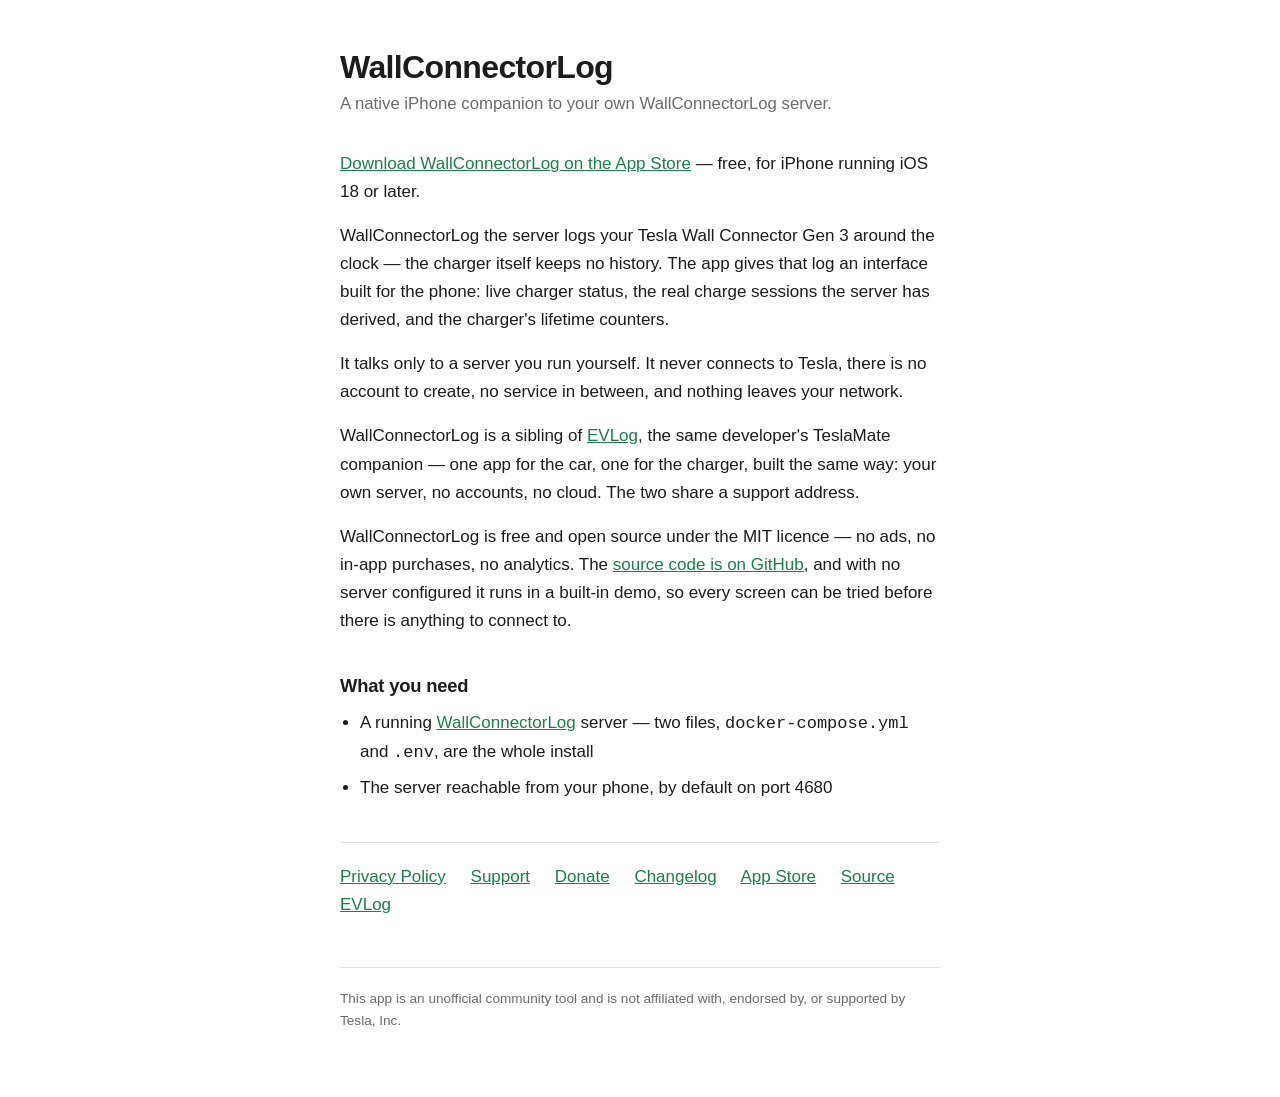
<file: index.html>
<!doctype html>
<html lang="en">
<head>
<meta charset="utf-8">
<meta name="viewport" content="width=device-width, initial-scale=1">
<title>WallConnectorLog</title>
<link rel="stylesheet" href="style.css">
</head>
<body>

<h1>WallConnectorLog</h1>
<p class="lede">A native iPhone companion to your own WallConnectorLog server.</p>

<p><a href="https://apps.apple.com/app/wallconnectorlog/id6807546205">Download WallConnectorLog on the App Store</a> —
free, for iPhone running iOS 18 or later.</p>

<p>WallConnectorLog the server logs your Tesla Wall Connector Gen 3 around the clock — the
charger itself keeps no history. The app gives that log an interface built for the phone: live
charger status, the real charge sessions the server has derived, and the charger's lifetime
counters.</p>

<p>It talks only to a server you run yourself. It never connects to Tesla, there is no account to
create, no service in between, and nothing leaves your network.</p>

<p>WallConnectorLog is a sibling of <a href="https://evlog.martinstockzell.se/">EVLog</a>,
the same developer's TeslaMate companion — one app for the car, one for the charger, built the
same way: your own server, no accounts, no cloud. The two share a support address.</p>

<p>WallConnectorLog is free and open source under the MIT licence — no ads, no in-app purchases,
no analytics. The <a href="https://github.com/mews-se/wallconnectorlog-ios">source code is on
GitHub</a>, and with no server configured it runs in a built-in demo, so every screen can be
tried before there is anything to connect to.</p>

<h2>What you need</h2>
<ul>
  <li>A running <a href="https://github.com/mews-se/wallconnectorlog">WallConnectorLog</a> server
      — two files, <code>docker-compose.yml</code> and <code>.env</code>, are the whole
      install</li>
  <li>The server reachable from your phone, by default on port 4680</li>
</ul>

<nav>
  <a href="privacy/">Privacy Policy</a>
  <a href="support/">Support</a>
  <a href="donate/">Donate</a>
  <a href="changelog/">Changelog</a>
  <a href="https://apps.apple.com/app/wallconnectorlog/id6807546205">App Store</a>
  <a href="https://github.com/mews-se/wallconnectorlog-ios">Source</a>
  <a href="https://evlog.martinstockzell.se/">EVLog</a>
</nav>

<footer>
This app is an unofficial community tool and is not affiliated with, endorsed by, or supported by
Tesla, Inc.
</footer>

</body>
</html>
</file>
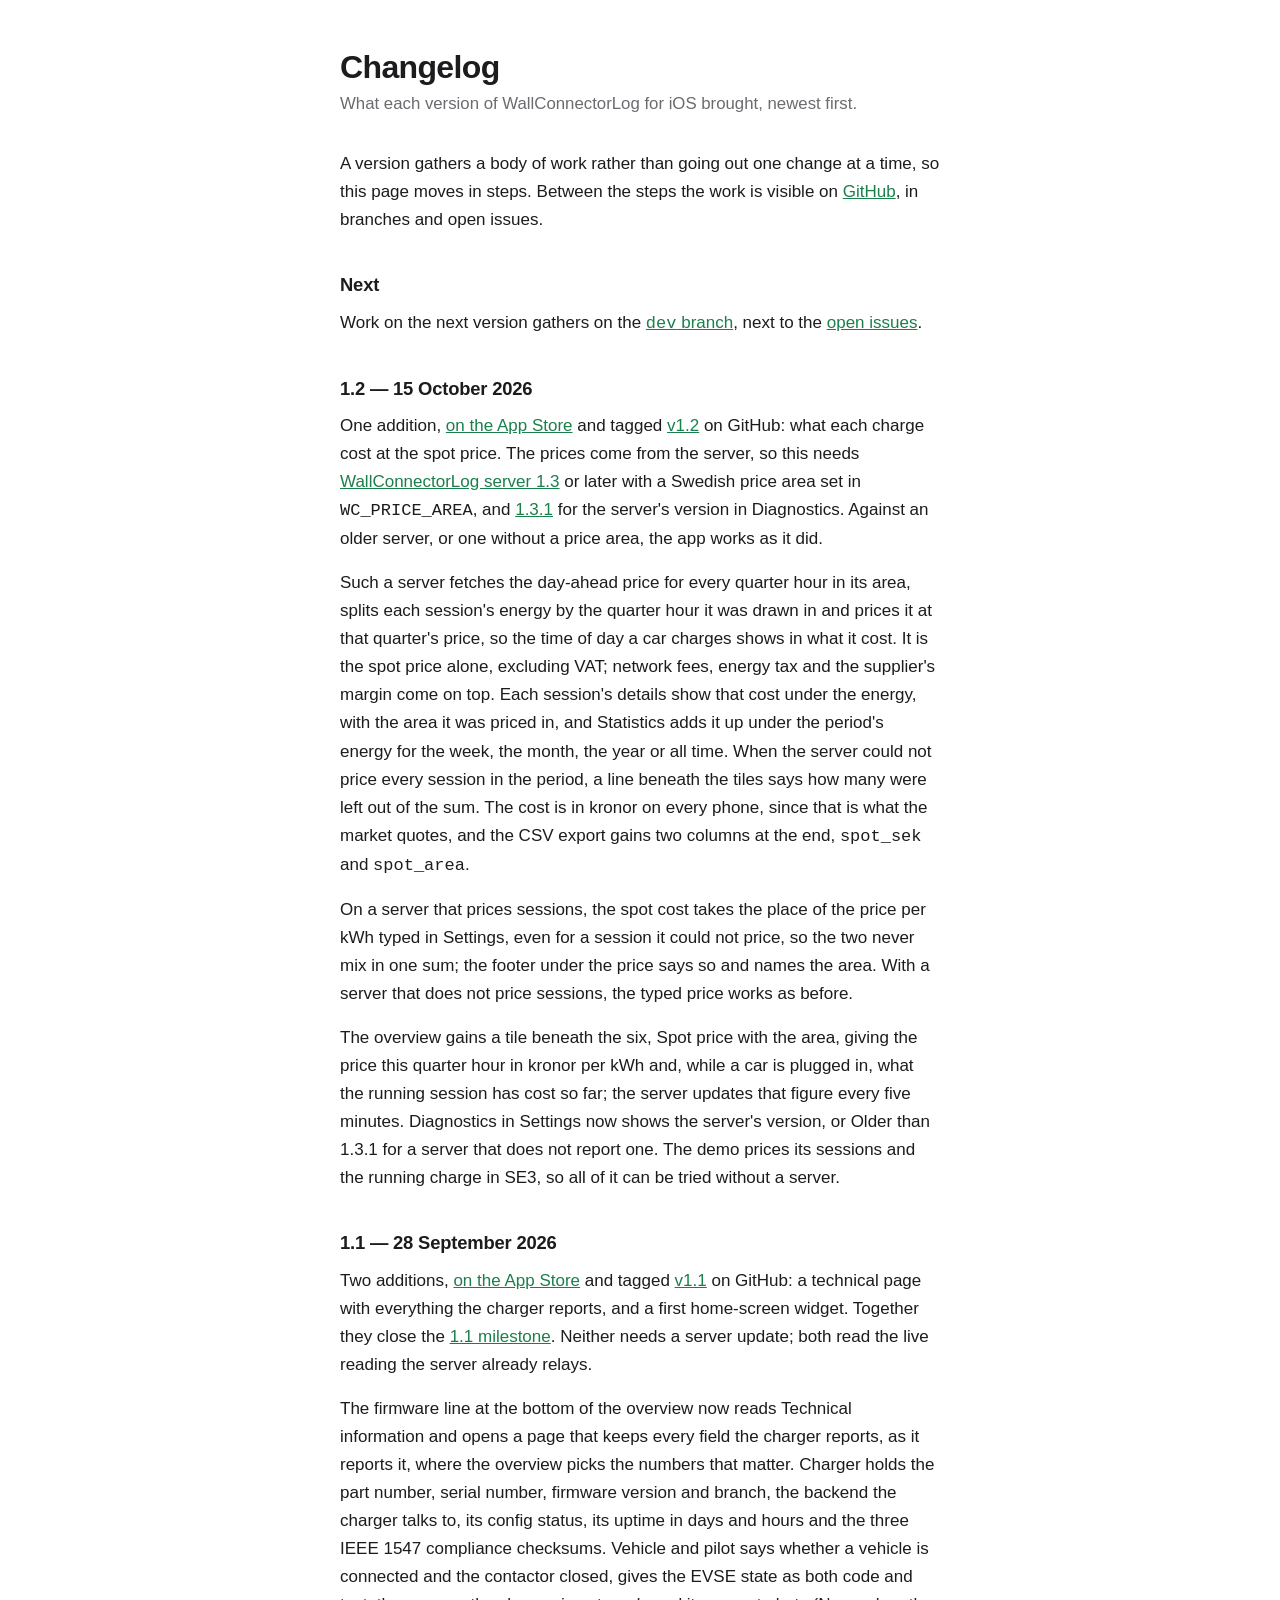
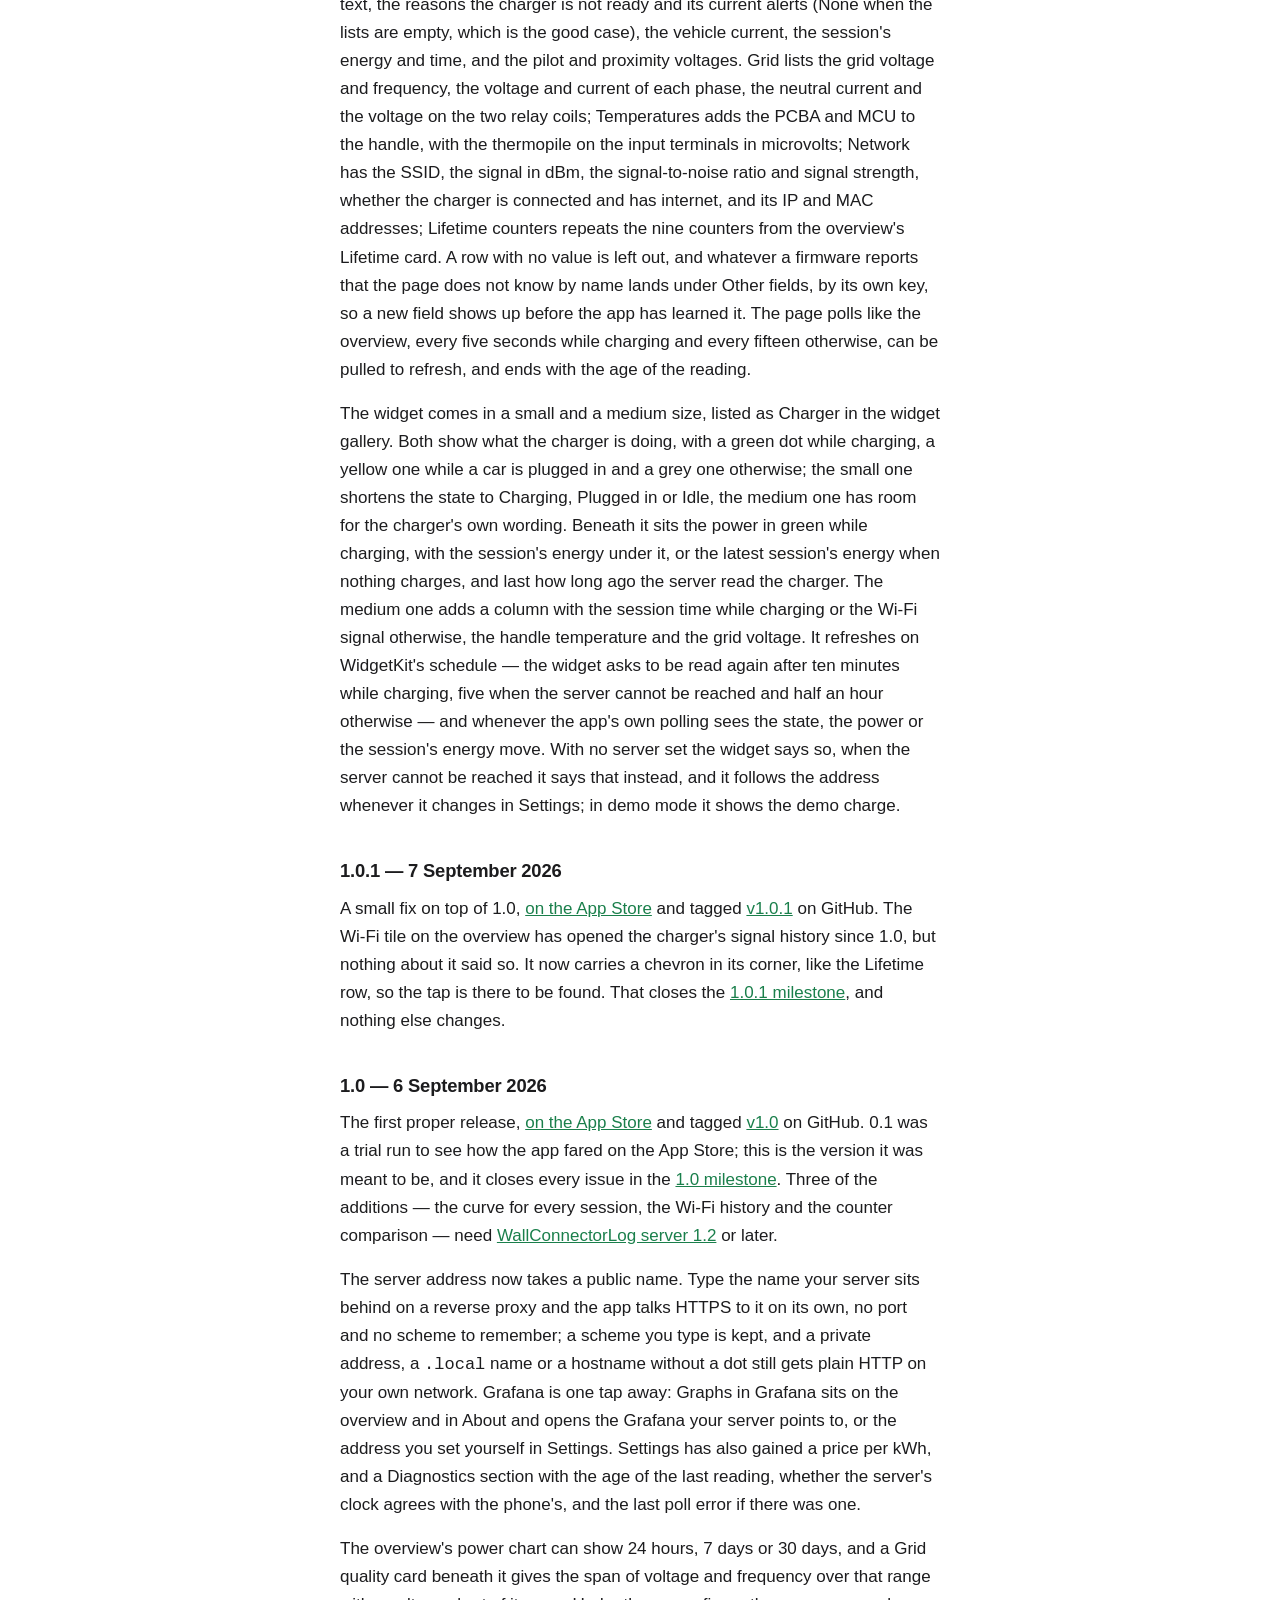
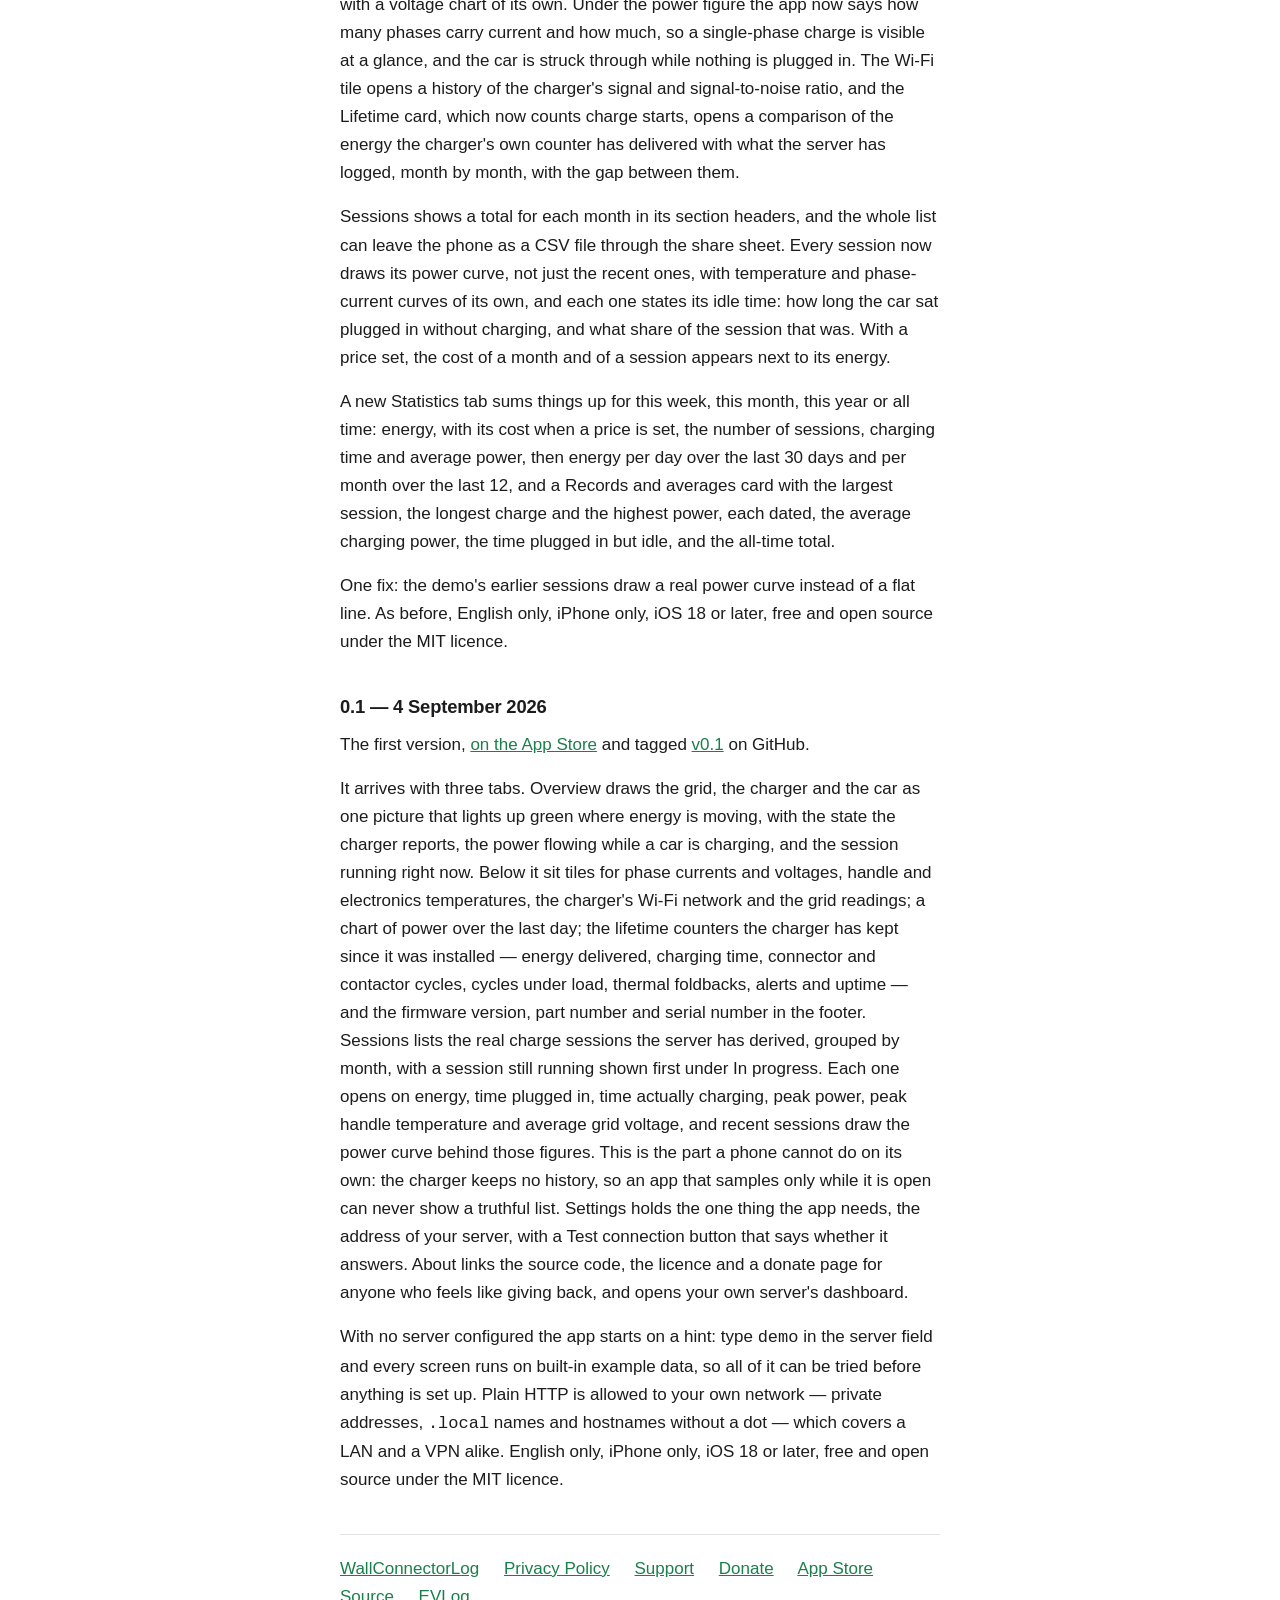
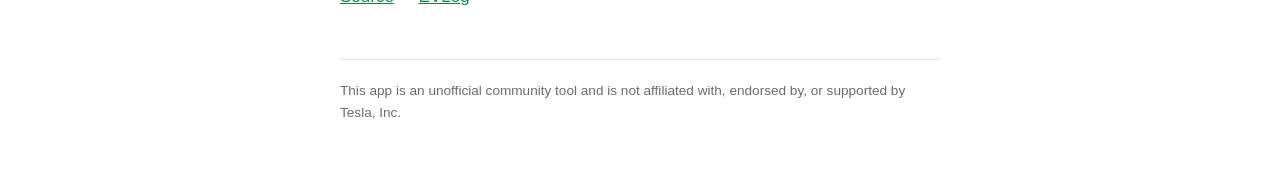
<file: changelog/index.html>
<!doctype html>
<html lang="en">
<head>
<meta charset="utf-8">
<meta name="viewport" content="width=device-width, initial-scale=1">
<title>WallConnectorLog — Changelog</title>
<link rel="stylesheet" href="../style.css">
</head>
<body>

<h1>Changelog</h1>
<p class="lede">What each version of WallConnectorLog for iOS brought, newest first.</p>

<p>A version gathers a body of work rather than going out one change at a time, so this page moves
in steps. Between the steps the work is visible on
<a href="https://github.com/mews-se/wallconnectorlog-ios">GitHub</a>, in branches and open
issues.</p>

<h2>Next</h2>

<p>Work on the next version gathers on the
<a href="https://github.com/mews-se/wallconnectorlog-ios/tree/dev"><code>dev</code> branch</a>,
next to the <a href="https://github.com/mews-se/wallconnectorlog-ios/issues">open issues</a>.</p>

<h2>1.2 — 15 October 2026</h2>

<p>One addition,
<a href="https://apps.apple.com/app/wallconnectorlog/id6807546205">on the App Store</a>
and tagged <a href="https://github.com/mews-se/wallconnectorlog-ios/releases/tag/v1.2">v1.2</a>
on GitHub: what each charge cost at the spot price. The prices come from the server, so this
needs <a href="https://github.com/mews-se/wallconnectorlog/releases/tag/v1.3">WallConnectorLog server 1.3</a>
or later with a Swedish price area set in <code>WC_PRICE_AREA</code>, and
<a href="https://github.com/mews-se/wallconnectorlog/releases/tag/v1.3.1">1.3.1</a> for the
server's version in Diagnostics. Against an older server, or one without a price area, the app
works as it did.</p>

<p>Such a server fetches the day-ahead price for every quarter hour in its area, splits each
session's energy by the quarter hour it was drawn in and prices it at that quarter's price, so the
time of day a car charges shows in what it cost. It is the spot price alone, excluding VAT;
network fees, energy tax and the supplier's margin come on top. Each session's details show that
cost under the energy, with the area it was priced in, and Statistics adds it up under the
period's energy for the week, the month, the year or all time. When the server could not price
every session in the period, a line beneath the tiles says how many were left out of the sum. The
cost is in kronor on every phone, since that is what the market quotes, and the CSV export gains
two columns at the end, <code>spot_sek</code> and <code>spot_area</code>.</p>

<p>On a server that prices sessions, the spot cost takes the place of the price per kWh typed in
Settings, even for a session it could not price, so the two never mix in one sum; the footer under
the price says so and names the area. With a server that does not price sessions, the typed price
works as before.</p>

<p>The overview gains a tile beneath the six, Spot price with the area, giving the price this
quarter hour in kronor per kWh and, while a car is plugged in, what the running session has cost
so far; the server updates that figure every five minutes. Diagnostics in Settings now shows the
server's version, or Older than 1.3.1 for a server that does not report one. The demo prices its
sessions and the running charge in SE3, so all of it can be tried without a server.</p>

<h2>1.1 — 28 September 2026</h2>

<p>Two additions,
<a href="https://apps.apple.com/app/wallconnectorlog/id6807546205">on the App Store</a>
and tagged <a href="https://github.com/mews-se/wallconnectorlog-ios/releases/tag/v1.1">v1.1</a>
on GitHub: a technical page with everything the charger reports, and a first home-screen widget.
Together they close the
<a href="https://github.com/mews-se/wallconnectorlog-ios/milestone/5?closed=1">1.1 milestone</a>.
Neither needs a server update; both read the live reading the server already relays.</p>

<p>The firmware line at the bottom of the overview now reads Technical information and opens a
page that keeps every field the charger reports, as it reports it, where the overview picks the
numbers that matter. Charger holds the part number, serial number, firmware version and branch,
the backend the charger talks to, its config status, its uptime in days and hours and the three
IEEE 1547 compliance checksums. Vehicle and pilot says whether a vehicle is connected and the
contactor closed, gives the EVSE state as both code and text, the reasons the charger is not
ready and its current alerts (None when the lists are empty, which is the good case), the vehicle
current, the session's energy and time, and the pilot and proximity voltages. Grid lists the grid
voltage and frequency, the voltage and current of each phase, the neutral current and the voltage
on the two relay coils; Temperatures adds the PCBA and MCU to the handle, with the thermopile on
the input terminals in microvolts; Network has the SSID, the signal in dBm, the signal-to-noise
ratio and signal strength, whether the charger is connected and has internet, and its IP and MAC
addresses; Lifetime counters repeats the nine counters from the overview's Lifetime card. A row
with no value is left out, and whatever a firmware reports that the page does not know by name
lands under Other fields, by its own key, so a new field shows up before the app has learned it.
The page polls like the overview, every five seconds while charging and every fifteen otherwise,
can be pulled to refresh, and ends with the age of the reading.</p>

<p>The widget comes in a small and a medium size, listed as Charger in the widget gallery. Both
show what the charger is doing, with a green dot while charging, a yellow one while a car is
plugged in and a grey one otherwise; the small one shortens the state to Charging, Plugged in or
Idle, the medium one has room for the charger's own wording. Beneath it sits the power in green
while charging, with the session's energy under it, or the latest session's energy when nothing
charges, and last how long ago the server read the charger. The medium one adds a column with the
session time while charging or the Wi-Fi signal otherwise, the handle temperature and the grid
voltage. It refreshes on WidgetKit's schedule — the widget asks to be read again after ten minutes
while charging, five when the server cannot be reached and half an hour otherwise — and whenever
the app's own polling sees the state, the power or the session's energy move. With no server set
the widget says so, when the server cannot be reached it says that instead, and it follows the
address whenever it changes in Settings; in demo mode it shows the demo charge.</p>

<h2>1.0.1 — 7 September 2026</h2>

<p>A small fix on top of 1.0,
<a href="https://apps.apple.com/app/wallconnectorlog/id6807546205">on the App Store</a>
and tagged <a href="https://github.com/mews-se/wallconnectorlog-ios/releases/tag/v1.0.1">v1.0.1</a>
on GitHub. The Wi-Fi tile on the overview has opened the charger's signal history since 1.0, but
nothing about it said so. It now carries a chevron in its corner, like the Lifetime row, so the
tap is there to be found. That closes the
<a href="https://github.com/mews-se/wallconnectorlog-ios/milestone/3?closed=1">1.0.1 milestone</a>,
and nothing else changes.</p>

<h2>1.0 — 6 September 2026</h2>

<p>The first proper release,
<a href="https://apps.apple.com/app/wallconnectorlog/id6807546205">on the App Store</a>
and tagged <a href="https://github.com/mews-se/wallconnectorlog-ios/releases/tag/v1.0">v1.0</a>
on GitHub. 0.1 was a trial run to see how the app fared on the App Store; this is the version it
was meant to be, and it closes every issue in the
<a href="https://github.com/mews-se/wallconnectorlog-ios/milestone/1?closed=1">1.0 milestone</a>.
Three of the additions — the curve for every session, the Wi-Fi history and the counter
comparison — need
<a href="https://github.com/mews-se/wallconnectorlog/releases/tag/v1.2">WallConnectorLog server 1.2</a>
or later.</p>

<p>The server address now takes a public name. Type the name your server sits behind on a
reverse proxy and the app talks HTTPS to it on its own, no port and no scheme to remember; a
scheme you type is kept, and a private address, a <code>.local</code> name or a hostname without
a dot still gets plain HTTP on your own network. Grafana is one tap away: Graphs in Grafana sits
on the overview and in About and opens the Grafana your server points to, or the address you set
yourself in Settings. Settings has also gained a price per kWh, and a Diagnostics section with the
age of the last reading, whether the server's clock agrees with the phone's, and the last poll
error if there was one.</p>

<p>The overview's power chart can show 24 hours, 7 days or 30 days, and a Grid quality card
beneath it gives the span of voltage and frequency over that range with a voltage chart of its
own. Under the power figure the app now says how many phases carry current and how much, so a
single-phase charge is visible at a glance, and the car is struck through while nothing is plugged
in. The Wi-Fi tile opens a history of the charger's signal and signal-to-noise ratio, and the
Lifetime card, which now counts charge starts, opens a comparison of the energy the charger's own
counter has delivered with what the server has logged, month by month, with the gap between
them.</p>

<p>Sessions shows a total for each month in its section headers, and the whole list can leave the
phone as a CSV file through the share sheet. Every session now draws its power curve, not just the
recent ones, with temperature and phase-current curves of its own, and each one states its idle
time: how long the car sat plugged in without charging, and what share of the session that was.
With a price set, the cost of a month and of a session appears next to its energy.</p>

<p>A new Statistics tab sums things up for this week, this month, this year or all time: energy,
with its cost when a price is set, the number of sessions, charging time and average power, then
energy per day over the last 30 days and per month over the last 12, and a Records and averages
card with the largest session, the longest charge and the highest power, each dated, the average
charging power, the time plugged in but idle, and the all-time total.</p>

<p>One fix: the demo's earlier sessions draw a real power curve instead of a flat line. As
before, English only, iPhone only, iOS 18 or later, free and open source under the MIT
licence.</p>

<h2>0.1 — 4 September 2026</h2>

<p>The first version,
<a href="https://apps.apple.com/app/wallconnectorlog/id6807546205">on the App Store</a>
and tagged <a href="https://github.com/mews-se/wallconnectorlog-ios/releases/tag/v0.1">v0.1</a>
on GitHub.</p>

<p>It arrives with three tabs. Overview draws the grid, the charger and the car as one picture
that lights up green where energy is moving, with the state the charger reports, the power
flowing while a car is charging, and the session running right now. Below it sit tiles for phase
currents and voltages, handle and electronics temperatures, the charger's Wi-Fi network and the
grid readings; a chart of power over the last day; the lifetime counters the charger has kept
since it was installed — energy delivered, charging time, connector and contactor cycles, cycles
under load, thermal foldbacks, alerts and uptime — and the firmware version, part number and
serial number in the footer. Sessions lists the real charge sessions the server has derived,
grouped by month, with a session still running shown first under In progress. Each one opens on
energy, time plugged in, time actually charging, peak power, peak handle temperature and average
grid voltage, and recent sessions draw the power curve behind those figures. This is the part a
phone cannot do on its own: the charger keeps no history, so an app that samples only while it is
open can never show a truthful list. Settings holds the one thing the app needs, the address of
your server, with a Test connection button that says whether it answers. About links the source
code, the licence and a donate page for anyone who feels like giving back, and opens your own
server's dashboard.</p>

<p>With no server configured the app starts on a hint: type <code>demo</code> in the server field
and every screen runs on built-in example data, so all of it can be tried before anything is set
up. Plain HTTP is allowed to your own network — private addresses, <code>.local</code> names and
hostnames without a dot — which covers a LAN and a VPN alike. English only, iPhone only, iOS 18
or later, free and open source under the MIT licence.</p>

<nav>
  <a href="../">WallConnectorLog</a>
  <a href="../privacy/">Privacy Policy</a>
  <a href="../support/">Support</a>
  <a href="../donate/">Donate</a>
  <a href="https://apps.apple.com/app/wallconnectorlog/id6807546205">App Store</a>
  <a href="https://github.com/mews-se/wallconnectorlog-ios">Source</a>
  <a href="https://evlog.martinstockzell.se/">EVLog</a>
</nav>

<footer>
This app is an unofficial community tool and is not affiliated with, endorsed by, or supported by
Tesla, Inc.
</footer>

</body>
</html>
</file>
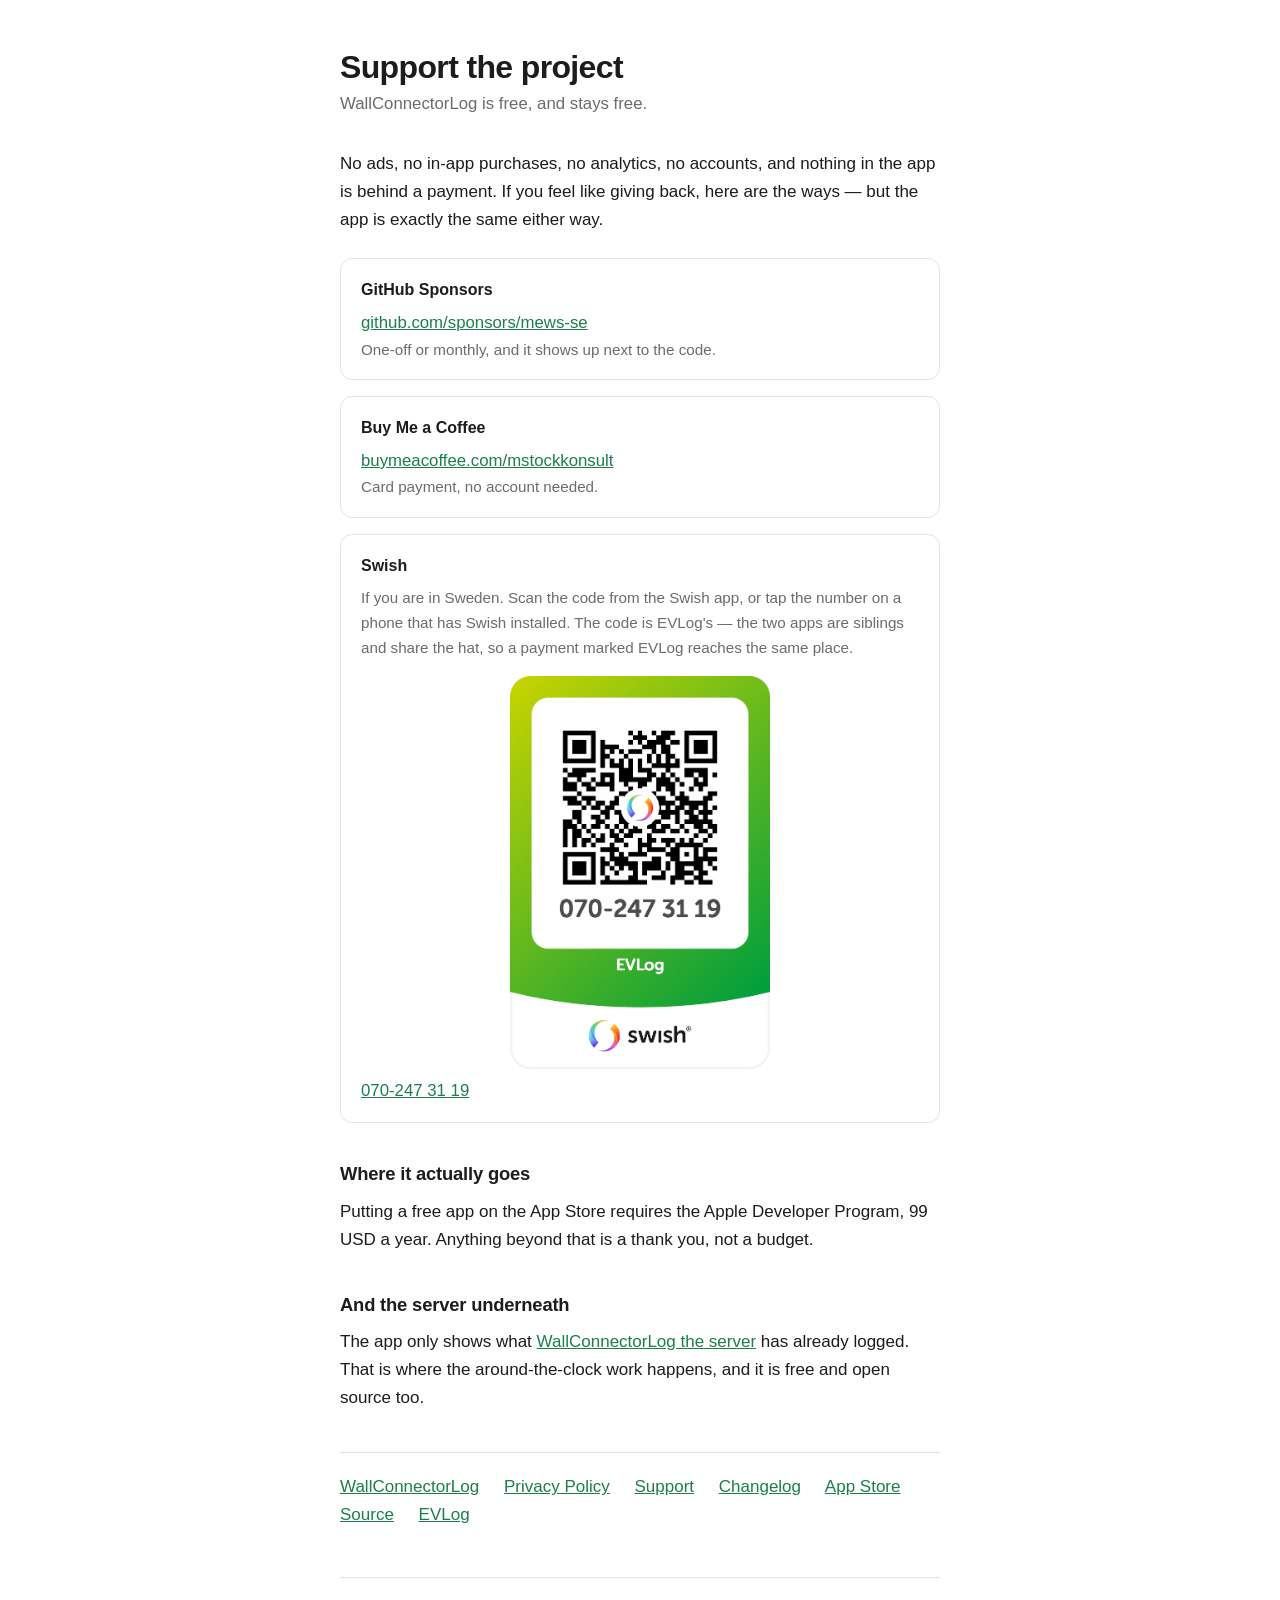
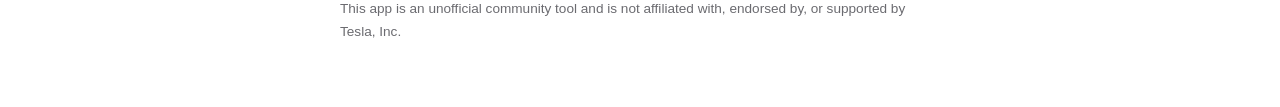
<file: donate/index.html>
<!doctype html>
<html lang="en">
<head>
<meta charset="utf-8">
<meta name="viewport" content="width=device-width, initial-scale=1">
<title>WallConnectorLog — Support the project</title>
<link rel="stylesheet" href="../style.css">
<style>
  .ways { display: grid; gap: 1rem; margin: 1.5rem 0 2rem; }
  .way {
    border: 1px solid var(--rule);
    border-radius: 12px;
    padding: 1.1rem 1.25rem;
  }
  .way h3 { margin: 0 0 0.35rem; font-size: 1rem; }
  .way p { margin: 0; color: var(--muted); font-size: 0.95rem; }
  .way a.big { font-size: 1.05rem; }
  .swish-qr {
    display: block;
    max-width: 260px;
    width: 100%;
    height: auto;
    margin: 1rem auto 0.5rem;
    border-radius: 8px;
  }
</style>
</head>
<body>

<h1>Support the project</h1>
<p class="lede">WallConnectorLog is free, and stays free.</p>

<p>No ads, no in-app purchases, no analytics, no accounts, and nothing in the app is behind a
payment. If you feel like giving back, here are the ways — but the app is exactly the same
either way.</p>

<div class="ways">

  <div class="way">
    <h3>GitHub Sponsors</h3>
    <p><a class="big" href="https://github.com/sponsors/mews-se">github.com/sponsors/mews-se</a><br>
    One-off or monthly, and it shows up next to the code.</p>
  </div>

  <div class="way">
    <h3>Buy Me a Coffee</h3>
    <p><a class="big" href="https://www.buymeacoffee.com/mstockkonsult">buymeacoffee.com/mstockkonsult</a><br>
    Card payment, no account needed.</p>
  </div>

  <div class="way">
    <h3>Swish</h3>
    <p>If you are in Sweden. Scan the code from the Swish app, or tap the number on a phone that
    has Swish installed. The code is EVLog's — the two apps are siblings and share the hat, so a
    payment marked EVLog reaches the same place.</p>
    <a href="https://app.swish.nu/1/p/sw/?sw=0702473119&amp;msg=EVLog"
       aria-label="Open Swish and pay 070-247 31 19">
      <img src="swish-qr.png" class="swish-qr" width="625" height="945" loading="lazy"
           decoding="async" alt="Swish QR code marked EVLog, number 070-247 31 19">
    </a>
    <p><a class="big" href="https://app.swish.nu/1/p/sw/?sw=0702473119&amp;msg=EVLog">070-247 31 19</a></p>
  </div>

</div>

<h2>Where it actually goes</h2>

<p>Putting a free app on the App Store requires the Apple Developer Program, 99 USD a year.
Anything beyond that is a thank you, not a budget.</p>

<h2>And the server underneath</h2>

<p>The app only shows what
<a href="https://github.com/mews-se/wallconnectorlog">WallConnectorLog the server</a> has already
logged. That is where the around-the-clock work happens, and it is free and open source too.</p>

<nav>
  <a href="../">WallConnectorLog</a>
  <a href="../privacy/">Privacy Policy</a>
  <a href="../support/">Support</a>
  <a href="../changelog/">Changelog</a>
  <a href="https://apps.apple.com/app/wallconnectorlog/id6807546205">App Store</a>
  <a href="https://github.com/mews-se/wallconnectorlog-ios">Source</a>
  <a href="https://evlog.martinstockzell.se/">EVLog</a>
</nav>

<footer>
This app is an unofficial community tool and is not affiliated with, endorsed by, or supported by
Tesla, Inc.
</footer>

</body>
</html>
</file>
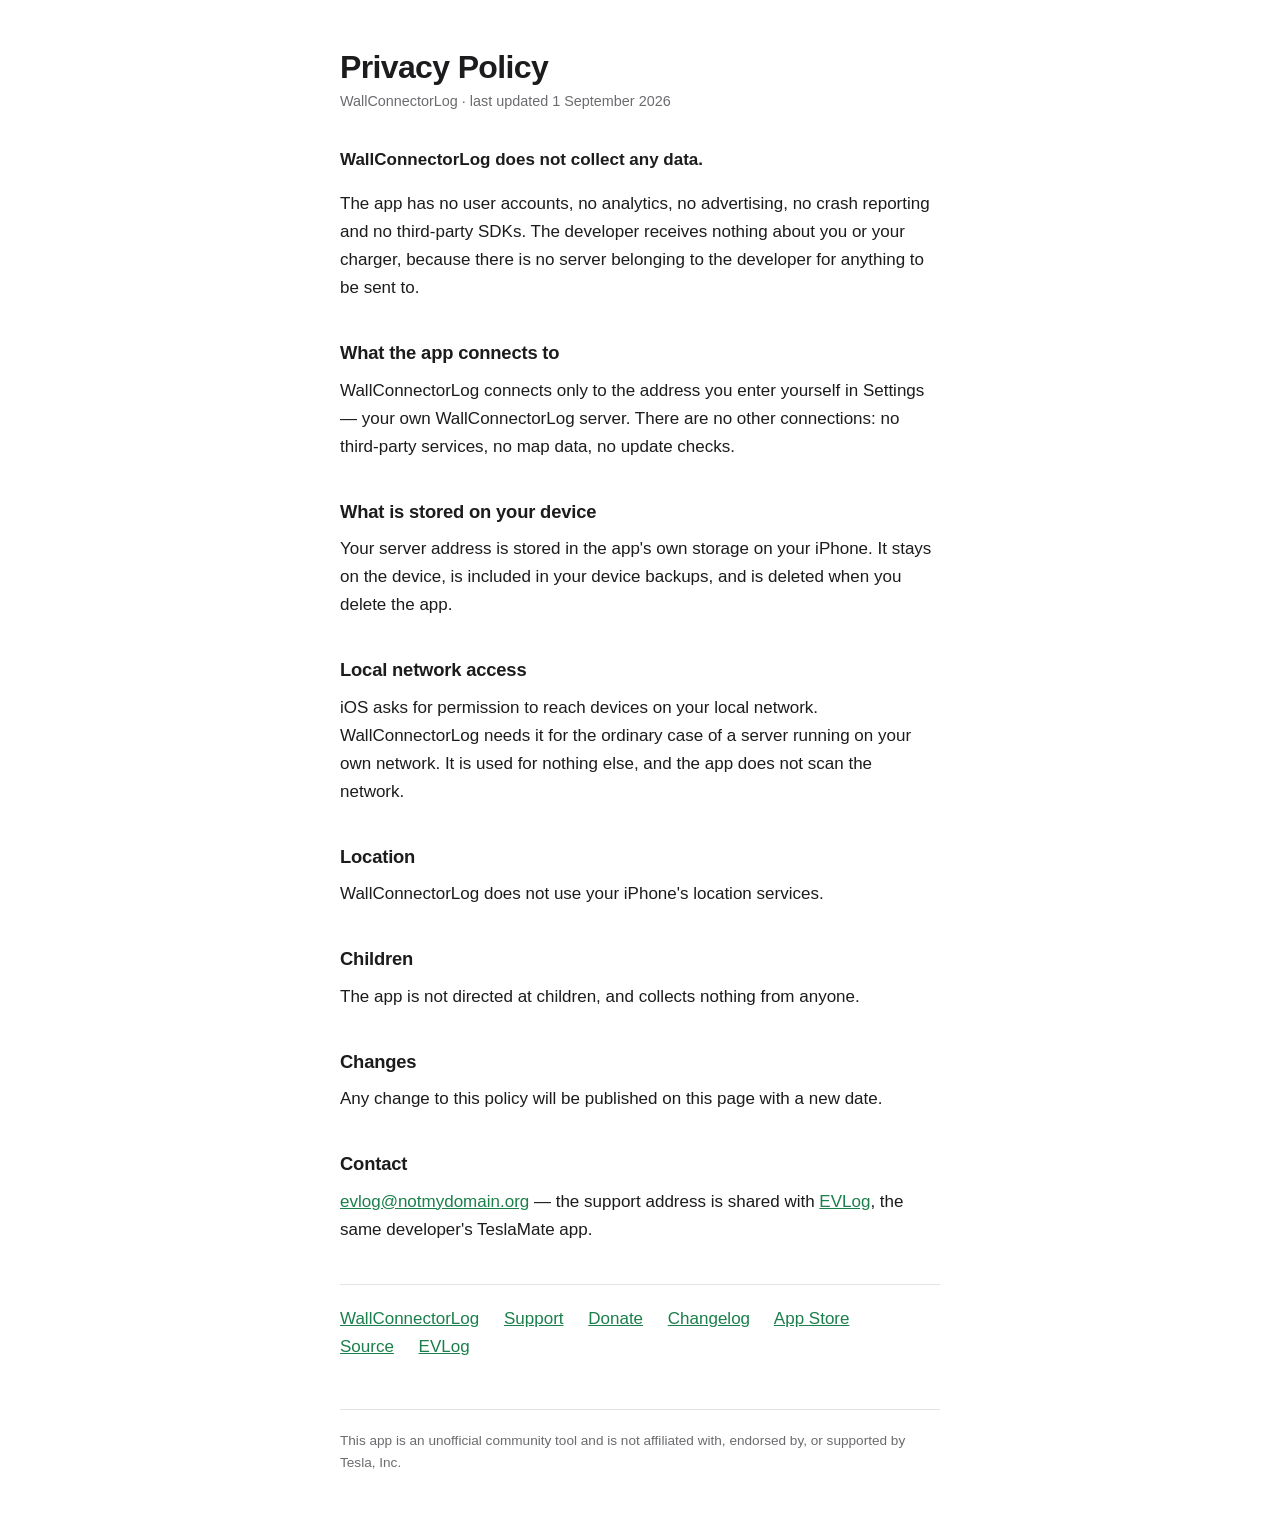
<file: privacy/index.html>
<!doctype html>
<html lang="en">
<head>
<meta charset="utf-8">
<meta name="viewport" content="width=device-width, initial-scale=1">
<title>WallConnectorLog — Privacy Policy</title>
<link rel="stylesheet" href="../style.css">
</head>
<body>

<h1>Privacy Policy</h1>
<p class="updated">WallConnectorLog · last updated 1 September 2026</p>

<p><strong>WallConnectorLog does not collect any data.</strong></p>

<p>The app has no user accounts, no analytics, no advertising, no crash reporting and no
third-party SDKs. The developer receives nothing about you or your charger, because there is no
server belonging to the developer for anything to be sent to.</p>

<h2>What the app connects to</h2>

<p>WallConnectorLog connects only to the address you enter yourself in Settings — your own
WallConnectorLog server. There are no other connections: no third-party services, no map data, no
update checks.</p>

<h2>What is stored on your device</h2>

<p>Your server address is stored in the app's own storage on your iPhone. It stays on the device,
is included in your device backups, and is deleted when you delete the app.</p>

<h2>Local network access</h2>

<p>iOS asks for permission to reach devices on your local network. WallConnectorLog needs it for
the ordinary case of a server running on your own network. It is used for nothing else, and the
app does not scan the network.</p>

<h2>Location</h2>

<p>WallConnectorLog does not use your iPhone's location services.</p>

<h2>Children</h2>

<p>The app is not directed at children, and collects nothing from anyone.</p>

<h2>Changes</h2>

<p>Any change to this policy will be published on this page with a new date.</p>

<h2>Contact</h2>

<p><a href="mailto:evlog@notmydomain.org">evlog@notmydomain.org</a> — the support address is
shared with <a href="https://evlog.martinstockzell.se/">EVLog</a>, the same developer's
TeslaMate app.</p>

<nav>
  <a href="../">WallConnectorLog</a>
  <a href="../support/">Support</a>
  <a href="../donate/">Donate</a>
  <a href="../changelog/">Changelog</a>
  <a href="https://apps.apple.com/app/wallconnectorlog/id6807546205">App Store</a>
  <a href="https://github.com/mews-se/wallconnectorlog-ios">Source</a>
  <a href="https://evlog.martinstockzell.se/">EVLog</a>
</nav>

<footer>
This app is an unofficial community tool and is not affiliated with, endorsed by, or supported by
Tesla, Inc.
</footer>

</body>
</html>
</file>
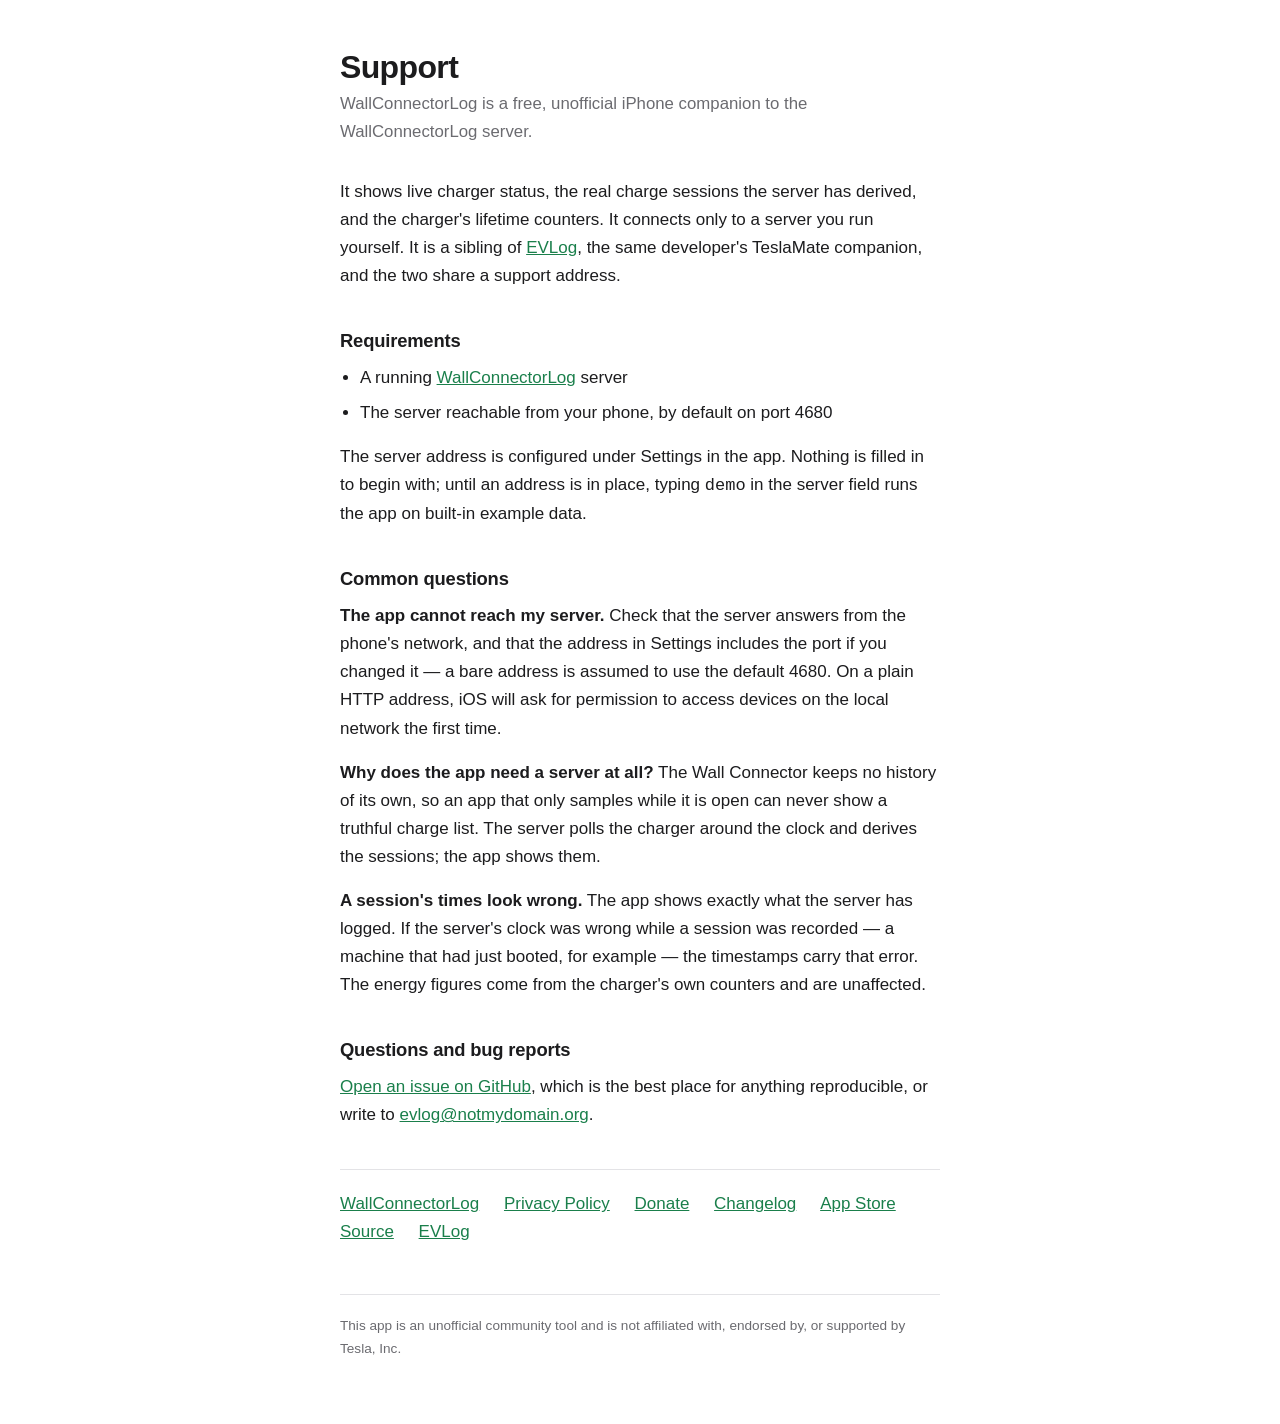
<file: support/index.html>
<!doctype html>
<html lang="en">
<head>
<meta charset="utf-8">
<meta name="viewport" content="width=device-width, initial-scale=1">
<title>WallConnectorLog — Support</title>
<link rel="stylesheet" href="../style.css">
</head>
<body>

<h1>Support</h1>
<p class="lede">WallConnectorLog is a free, unofficial iPhone companion to the WallConnectorLog
server.</p>

<p>It shows live charger status, the real charge sessions the server has derived, and the
charger's lifetime counters. It connects only to a server you run yourself. It is a sibling of
<a href="https://evlog.martinstockzell.se/">EVLog</a>, the same developer's TeslaMate
companion, and the two share a support address.</p>

<h2>Requirements</h2>

<ul>
  <li>A running <a href="https://github.com/mews-se/wallconnectorlog">WallConnectorLog</a>
      server</li>
  <li>The server reachable from your phone, by default on port 4680</li>
</ul>

<p>The server address is configured under Settings in the app. Nothing is filled in to begin
with; until an address is in place, typing <code>demo</code> in the server field runs the app on
built-in example data.</p>

<h2>Common questions</h2>

<p><strong>The app cannot reach my server.</strong> Check that the server answers from the
phone's network, and that the address in Settings includes the port if you changed it — a bare
address is assumed to use the default 4680. On a plain HTTP address, iOS will ask for permission
to access devices on the local network the first time.</p>

<p><strong>Why does the app need a server at all?</strong> The Wall Connector keeps no history of
its own, so an app that only samples while it is open can never show a truthful charge list. The
server polls the charger around the clock and derives the sessions; the app shows them.</p>

<p><strong>A session's times look wrong.</strong> The app shows exactly what the server has
logged. If the server's clock was wrong while a session was recorded — a machine that had just
booted, for example — the timestamps carry that error. The energy figures come from the charger's
own counters and are unaffected.</p>

<h2>Questions and bug reports</h2>

<p><a href="https://github.com/mews-se/wallconnectorlog-ios/issues">Open an issue on GitHub</a>,
which is the best place for anything reproducible, or write to
<a href="mailto:evlog@notmydomain.org">evlog@notmydomain.org</a>.</p>

<nav>
  <a href="../">WallConnectorLog</a>
  <a href="../privacy/">Privacy Policy</a>
  <a href="../donate/">Donate</a>
  <a href="../changelog/">Changelog</a>
  <a href="https://apps.apple.com/app/wallconnectorlog/id6807546205">App Store</a>
  <a href="https://github.com/mews-se/wallconnectorlog-ios">Source</a>
  <a href="https://evlog.martinstockzell.se/">EVLog</a>
</nav>

<footer>
This app is an unofficial community tool and is not affiliated with, endorsed by, or supported by
Tesla, Inc.
</footer>

</body>
</html>
</file>
<file: style.css>
:root {
  --bg: #ffffff;
  --fg: #1c1c1e;
  --muted: #6b6b70;
  --rule: #e3e3e6;
  --link: #1a7f4b;
}

@media (prefers-color-scheme: dark) {
  :root {
    --bg: #131315;
    --fg: #e8e8ea;
    --muted: #98989e;
    --rule: #2c2c30;
    --link: #4ec97f;
  }
}

* { box-sizing: border-box; }

body {
  margin: 0 auto;
  padding: 3rem 1.25rem 4rem;
  max-width: 40rem;
  background: var(--bg);
  color: var(--fg);
  font: 17px/1.65 -apple-system, BlinkMacSystemFont, "Segoe UI", Roboto, Helvetica, Arial, sans-serif;
  -webkit-text-size-adjust: 100%;
}

h1 {
  font-size: 2rem;
  line-height: 1.2;
  margin: 0 0 0.25rem;
  letter-spacing: -0.02em;
}

h2 {
  font-size: 1.15rem;
  margin: 2.25rem 0 0.5rem;
  letter-spacing: -0.01em;
}

p, ul { margin: 0 0 1rem; }
ul { padding-left: 1.25rem; }
li { margin-bottom: 0.4rem; }

a { color: var(--link); }
a:hover { text-decoration: none; }

.lede {
  color: var(--muted);
  font-size: 1.05rem;
  margin-bottom: 2rem;
}

.updated {
  color: var(--muted);
  font-size: 0.9rem;
  margin-bottom: 2rem;
}

nav {
  margin: 2.5rem 0 0;
  padding-top: 1.25rem;
  border-top: 1px solid var(--rule);
}

nav a { margin-right: 1.25rem; }

footer {
  margin-top: 3rem;
  padding-top: 1.25rem;
  border-top: 1px solid var(--rule);
  color: var(--muted);
  font-size: 0.85rem;
}
</file>
